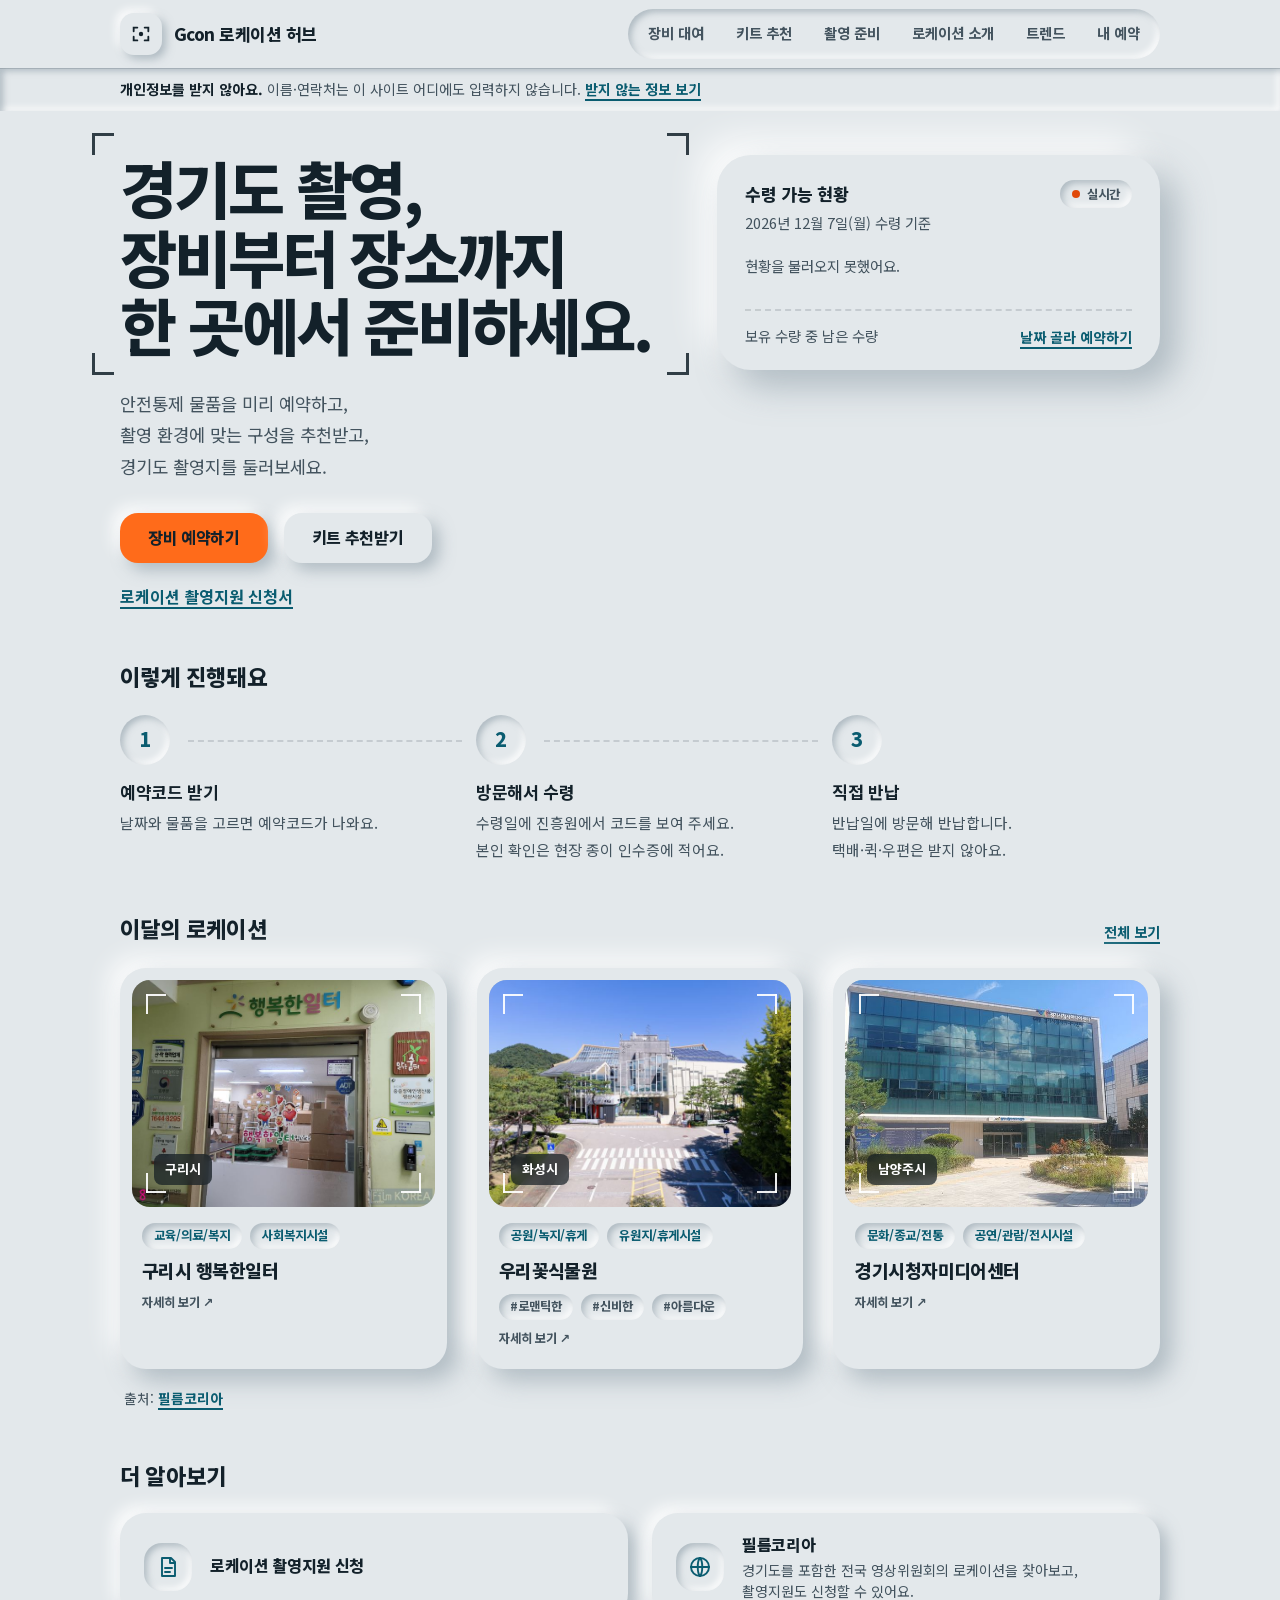
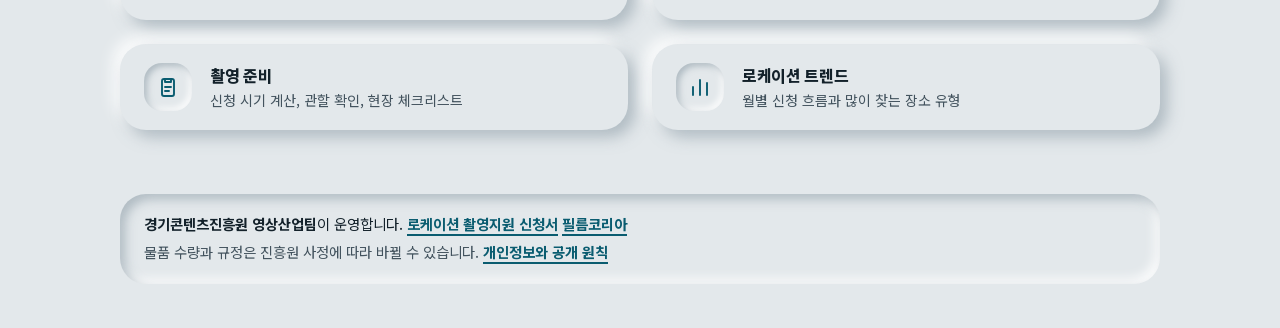
<file: index.html>
﻿<!doctype html>
<html lang="ko">
<head>
  <meta charset="utf-8">
  <meta name="viewport" content="width=device-width, initial-scale=1, viewport-fit=cover">
  <meta name="color-scheme" content="light dark">
  <meta name="theme-color" content="#e5eaed" media="(prefers-color-scheme: light)">
  <meta name="theme-color" content="#182027" media="(prefers-color-scheme: dark)">
  <meta name="robots" content="noindex">
  <title>Gcon 로케이션 허브 | 촬영 장비 대여와 로케이션 정보</title>
  <meta name="description" content="Gcon 로케이션 허브 - 경기도에서 촬영할 때 필요한 안전통제 물품을 예약하고, 촬영 준비와 로케이션 정보를 한 곳에서 확인하세요. 개인정보를 받지 않습니다.">
  <link rel="stylesheet" href="css/style.css?v=13">
</head>
<body>
  <a class="skip" href="#app">본문으로 바로가기</a>

  <header class="top">
    <div class="wrap top-in">
      <a class="brand" href="#/" aria-label="Gcon 로케이션 허브 홈">
        <span class="brand-mark" aria-hidden="true">
          <svg viewBox="0 0 24 24" width="22" height="22" fill="none" stroke="currentColor" stroke-width="2" stroke-linecap="round"><path d="M4 9V5h4M20 9V5h-4M4 15v4h4M20 15v4h-4"/><circle cx="12" cy="12" r="2.4" fill="currentColor" stroke="none"/></svg>
        </span>
        <span class="brand-name">Gcon 로케이션 허브</span>
      </a>
      <nav class="nav" aria-label="주요 메뉴">
        <a href="#/gear" data-nav="gear">장비 대여</a>
        <a href="#/kit" data-nav="kit">키트 추천</a>
        <a href="#/prep" data-nav="prep">촬영 준비</a>
        <a href="#/places" data-nav="places">로케이션 소개</a>
        <a href="#/trends" data-nav="trends">트렌드</a>
        <a href="#/my" data-nav="my">내 예약</a>
      </nav>
    </div>
  </header>

  <div class="notice" role="note">
    <div class="wrap">
      <p><strong>개인정보를 받지 않아요.</strong> 이름·연락처는 이 사이트 어디에도 입력하지 않습니다. <a href="#/privacy">받지 않는 정보 보기</a></p>
      <p id="notice-demo" hidden>지금 보는 화면은 시연용이라 예약이 실제로 접수되지 않아요.</p>
    </div>
  </div>

  <main id="app" class="wrap" tabindex="-1" aria-live="polite">
    <p class="loading">불러오는 중…</p>
  </main>

  <footer class="foot">
    <div class="wrap">
      <div class="foot-box">
        <p id="foot-org"></p>
        <p class="muted">물품 수량과 규정은 진흥원 사정에 따라 바뀔 수 있습니다. <a href="#/privacy">개인정보와 공개 원칙</a></p>
      </div>
    </div>
  </footer>

  <nav class="tabbar" aria-label="하단 메뉴">
    <a href="#/" data-nav="home">
      <svg viewBox="0 0 24 24" width="22" height="22" fill="none" stroke="currentColor" stroke-width="1.9" stroke-linecap="round" stroke-linejoin="round" aria-hidden="true"><path d="M3 11l9-7 9 7v9a1 1 0 0 1-1 1h-5v-6H9v6H4a1 1 0 0 1-1-1z"/></svg>
      <span>홈</span></a>
    <a href="#/gear" data-nav="gear">
      <svg viewBox="0 0 24 24" width="22" height="22" fill="none" stroke="currentColor" stroke-width="1.9" stroke-linecap="round" stroke-linejoin="round" aria-hidden="true"><path d="M3 7.5 12 3l9 4.5v9L12 21l-9-4.5z"/><path d="M3 7.5 12 12l9-4.5M12 12v9"/></svg>
      <span>대여</span></a>
    <a href="#/kit" data-nav="kit">
      <svg viewBox="0 0 24 24" width="22" height="22" fill="none" stroke="currentColor" stroke-width="1.9" stroke-linecap="round" stroke-linejoin="round" aria-hidden="true"><path d="M3 6h9m4 0h5M3 12h3m4 0h11M3 18h11m4 0h3"/><circle cx="14" cy="6" r="2"/><circle cx="8" cy="12" r="2"/><circle cx="16" cy="18" r="2"/></svg>
      <span>키트</span></a>
    <a href="#/places" data-nav="places trends prep">
      <svg viewBox="0 0 24 24" width="22" height="22" fill="none" stroke="currentColor" stroke-width="1.9" stroke-linecap="round" stroke-linejoin="round" aria-hidden="true"><path d="M12 21s7-6.2 7-11a7 7 0 0 0-14 0c0 4.8 7 11 7 11z"/><circle cx="12" cy="10" r="2.5"/></svg>
      <span>로케이션</span></a>
    <a href="#/my" data-nav="my receipt">
      <svg viewBox="0 0 24 24" width="22" height="22" fill="none" stroke="currentColor" stroke-width="1.9" stroke-linecap="round" stroke-linejoin="round" aria-hidden="true"><path d="M3 9a2 2 0 0 0 0 6v3h18v-3a2 2 0 0 1 0-6V6H3z"/><path d="M14 6v12" stroke-dasharray="2 2"/></svg>
      <span>내 예약</span></a>
  </nav>

  <script src="js/core.js?v=13"></script>
  <script src="js/kit.js?v=13"></script>
  <script src="js/api.js?v=13"></script>
  <script src="js/charts.js?v=13"></script>
  <script src="js/app.js?v=13"></script>
</body>
</html>
</file>
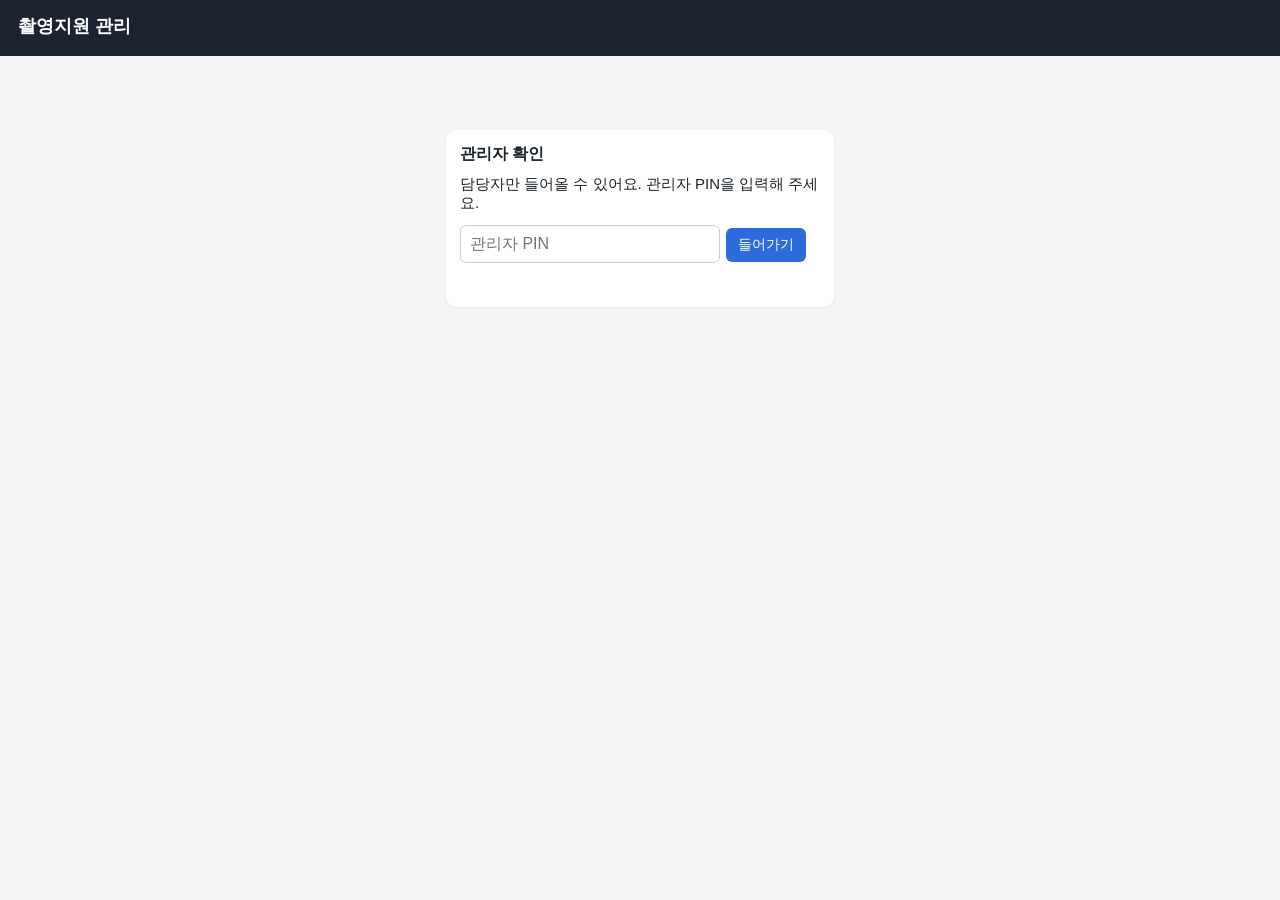
<file: admin.html>
<!doctype html>
<html lang="ko">
<head>
<meta charset="utf-8">
<meta name="viewport" content="width=device-width, initial-scale=1">
<meta name="robots" content="noindex, nofollow">
<title>촬영지원 관리</title>
<style>
:root { color-scheme: light; }
body { font-family: "Malgun Gothic", "Noto Sans KR", sans-serif; margin: 0; background: #f4f5f7; color: #1c2330; font-size: 15px; }
header { background: #1c2330; color: #fff; padding: 14px 18px; display: flex; align-items: center; justify-content: space-between; gap: 12px; }
header h1 { margin: 0; font-size: 18px; }
header .sub { font-size: 12px; opacity: .75; margin-top: 4px; }
main { padding: 14px; max-width: 1000px; margin: 0 auto; }
section { background: #fff; border-radius: 10px; padding: 14px; margin-bottom: 16px; box-shadow: 0 1px 3px rgba(0,0,0,.08); }
h2 { font-size: 16px; margin: 0 0 10px; }
table { width: 100%; border-collapse: collapse; }
th, td { padding: 8px 6px; border-bottom: 1px solid #e6e8ec; text-align: left; vertical-align: middle; }
th { font-size: 12px; color: #5a6270; font-weight: 700; }
td.num { text-align: center; }
.cat { font-size: 12px; color: #7a8190; }
.zero { color: #c0392b; font-weight: 700; }
tr.off td { color: #9aa1ad; }
input[type=number] { width: 72px; padding: 6px; font-size: 15px; border: 1px solid #c9ced6; border-radius: 6px; }
input[type=text], input[type=password] { padding: 9px; font-size: 16px; border: 1px solid #c9ced6; border-radius: 6px; width: 260px; max-width: 100%; box-sizing: border-box; }
button { padding: 8px 12px; font-size: 14px; border: 0; border-radius: 6px; background: #2d6cdf; color: #fff; cursor: pointer; margin: 2px; }
button.ghost { background: #e6e8ec; color: #1c2330; }
button.warn { background: #c0392b; }
button.out { background: transparent; border: 1px solid #fff; color: #fff; }
.res { border-bottom: 1px solid #e6e8ec; padding: 10px 0; }
.code { font-weight: 700; font-family: Consolas, monospace; }
.tag { display: inline-block; font-size: 12px; padding: 2px 8px; border-radius: 999px; background: #e6e8ec; margin-left: 6px; }
.tag.go { background: #d4f4dd; }
.stats { display: grid; grid-template-columns: repeat(4, 1fr); gap: 10px; margin-bottom: 12px; }
.stat { background: #f4f5f7; border-radius: 8px; padding: 10px 12px; }
.stat b { display: block; font-size: 22px; }
.stat span { font-size: 12px; color: #5a6270; }
.bars { display: grid; gap: 4px; }
.bar { display: grid; grid-template-columns: 70px 1fr 36px; gap: 8px; align-items: center; font-size: 13px; }
.bar i { display: block; height: 10px; border-radius: 5px; background: #2d6cdf; min-width: 2px; }
.bar em { font-style: normal; text-align: right; }
@media (max-width: 600px) { .stats { grid-template-columns: repeat(2, 1fr); } }
input[type=date] { padding: 6px; font-size: 15px; border: 1px solid #c9ced6; border-radius: 6px; }
.range { display: flex; flex-wrap: wrap; gap: 6px 8px; align-items: center; margin: 16px 0 8px; padding-top: 14px; border-top: 1px solid #e6e8ec; }
.range strong { margin-right: 4px; }
.bars.scroll { max-height: 320px; overflow: auto; padding-right: 6px; }
.msg { position: fixed; left: 50%; bottom: 20px; transform: translateX(-50%); background: #1c2330; color: #fff; padding: 10px 16px; border-radius: 8px; display: none; max-width: 90vw; z-index: 5; }
a { color: #2d6cdf; }
#login { max-width: 360px; margin: 60px auto; }
#login p { margin: 0 0 12px; }
.err { color: #c0392b; min-height: 1.4em; margin-top: 8px; }
@media (max-width: 600px) { th:nth-child(3), td:nth-child(3) { display: none; } }
</style>
</head>
<body>
<header>
  <div><h1>촬영지원 관리</h1><div class="sub" id="who"></div></div>
  <button class="out" id="logout" type="button" hidden>나가기</button>
</header>

<main id="login-wrap">
  <section id="login">
    <h2>관리자 확인</h2>
    <p>담당자만 들어올 수 있어요. 관리자 PIN을 입력해 주세요.</p>
    <form id="login-form" autocomplete="off">
      <input type="password" id="pin" placeholder="관리자 PIN" autocomplete="current-password" required>
      <button type="submit">들어가기</button>
    </form>
    <div class="err" id="login-err" role="alert"></div>
  </section>
</main>

<main id="panel" hidden>
  <section>
    <h2>방문 현황</h2>
    <div class="stats" id="vstats"></div>
    <div class="bars" id="vbars"></div>
    <div class="range">
      <strong>기간 조회</strong>
      <input type="date" id="v-from" aria-label="시작일"> ~ <input type="date" id="v-to" aria-label="종료일">
      <button id="v-go" type="button">조회</button>
      <button class="ghost" type="button" data-range="month">이번 달</button>
      <button class="ghost" type="button" data-range="prev">지난 달</button>
      <button class="ghost" type="button" data-range="30">최근 30일</button>
    </div>
    <div id="vrange"></div>
    <p class="cat">같은 브라우저는 하루에 한 번만 셉니다. 사람 수가 아니라 방문한 브라우저 수이며, 개인 정보는 저장하지 않습니다.</p>
  </section>
  <section>
    <h2>물품 재고</h2>
    <table><thead><tr><th>물품</th><th>보유 수량</th><th>나가 있음</th><th>남은 수</th><th>사용</th></tr></thead><tbody id="items"></tbody></table>
    <p class="cat">보유 수량을 바꾸면 바로 반영됩니다. &lsquo;나가 있음&rsquo;은 수령 중인 예약의 수량 합계입니다.</p>
  </section>
  <section>
    <h2>예약 처리</h2>
    <input type="text" id="q" placeholder="예약코드로 찾기 (예: GCA-7K4Q-2M8P)">
    <div id="res" style="margin-top:8px"></div>
  </section>
</main>
<div class="msg" id="msg"></div>

<script>
(function () {
  'use strict';
  var API = '', PIN = '', S = null;
  function $(id) { return document.getElementById(id); }
  function esc(s) { return String(s == null ? '' : s).replace(/[&<>"']/g, function (c) { return { '&': '&amp;', '<': '&lt;', '>': '&gt;', '"': '&quot;', "'": '&#39;' }[c]; }); }
  function toast(t) { var m = $('msg'); m.textContent = t; m.style.display = 'block'; clearTimeout(toast.t); toast.t = setTimeout(function () { m.style.display = 'none'; }, 2400); }
  function store(v) { try { if (v) sessionStorage.setItem('gcon_admin_pin', v); else sessionStorage.removeItem('gcon_admin_pin'); } catch (e) { /* 무시 */ } }
  function saved() { try { return sessionStorage.getItem('gcon_admin_pin') || ''; } catch (e) { return ''; } }

  function post(body) {
    return fetch(API, { method: 'POST', headers: { 'Content-Type': 'text/plain;charset=utf-8' }, body: JSON.stringify(body), redirect: 'follow' }).then(function (r) { return r.json(); });
  }
  function call(op, extra) { return post(Object.assign({ action: 'admin', pin: PIN, op: op }, extra || {})); }
  function problem(r) { return (r && r.errors && r.errors.join(' ')) || '서버에 연결하지 못했어요.'; }

  function showLogin(msg) {
    PIN = ''; store('');
    $('panel').hidden = true; $('login-wrap').hidden = false; $('logout').hidden = true; $('who').textContent = '';
    $('login-err').textContent = msg || '';
  }

  function load(first) {
    return call('state').then(function (d) {
      if (!d.ok) { if (first) { showLogin(problem(d)); } else { toast(problem(d)); if (/PIN/.test(problem(d))) showLogin(problem(d)); } return; }
      store(PIN);
      $('login-wrap').hidden = true; $('panel').hidden = false; $('logout').hidden = false;
      render(d);
    }).catch(function () { if (first) showLogin('서버에 연결하지 못했어요. 잠시 뒤에 다시 시도해 주세요.'); else toast('서버에 연결하지 못했어요.'); });
  }

  function run(op, extra) {
    call(op, extra).then(function (r) {
      if (!r.ok) { toast(problem(r)); if (/PIN/.test(problem(r))) showLogin(problem(r)); return; }
      toast('처리했어요'); load(false);
    }).catch(function () { toast('서버에 연결하지 못했어요.'); });
  }

  function render(d) {
    S = d;
    $('who').textContent = '오늘 ' + d.today;
    if (!$('v-from').value) { $('v-from').value = addDays(d.today, -29); $('v-to').value = d.today; }
    if (d.visits) {
      var v = d.visits, mx = Math.max.apply(null, v.days.map(function (x) { return x.count; }).concat([1]));
      $('vstats').innerHTML = [['오늘', v.today], ['최근 7일', v.last7], ['이번 달', v.month], ['누적', v.total]].map(function (x) { return '<div class="stat"><b>' + x[1] + '</b><span>' + x[0] + '</span></div>'; }).join('');
      $('vbars').innerHTML = v.days.map(function (x) { return '<div class="bar"><span>' + esc(x.date.slice(5)) + '</span><i style="width:' + Math.round(x.count / mx * 100) + '%"></i><em>' + x.count + '</em></div>'; }).join('');
    }
    $('items').innerHTML = d.items.map(function (i) {
      var left = i.stock - i.out;
      return '<tr class="' + (i.active ? '' : 'off') + '">' +
        '<td>' + esc(i.icon) + ' ' + esc(i.name) + '<div class="cat">' + esc(i.category) + (i.active ? '' : ' · 사용 중지') + '</div></td>' +
        '<td><input type="number" min="0" max="999" id="s-' + esc(i.id) + '" value="' + i.stock + '"> <button class="ghost" data-act="stock" data-id="' + esc(i.id) + '">저장</button></td>' +
        '<td class="num">' + i.out + '</td>' +
        '<td class="num ' + (left <= 0 ? 'zero' : '') + '">' + left + '</td>' +
        '<td><button class="' + (i.active ? 'ghost' : '') + '" data-act="use" data-id="' + esc(i.id) + '" data-use="' + (i.active ? '0' : '1') + '">' + (i.active ? '사용 중지' : '다시 사용') + '</button></td>' +
        '</tr>';
    }).join('');
    renderRes();
  }

  function addDays(iso, n) { return new Date(Date.parse(iso + 'T00:00:00Z') + n * 86400000).toISOString().slice(0, 10); }
  function queryVisits() {
    var a = $('v-from').value, b = $('v-to').value;
    if (!a || !b) { toast('시작일과 종료일을 골라 주세요.'); return; }
    $('vrange').innerHTML = '<p class="cat">조회하는 중…</p>';
    call('visits', { start: a, end: b }).then(function (r) {
      if (!r.ok) { $('vrange').innerHTML = ''; toast(problem(r)); if (/PIN/.test(problem(r))) showLogin(problem(r)); return; }
      var n = r.days.length, mx = Math.max.apply(null, r.days.map(function (x) { return x.count; }).concat([1]));
      var peak = r.days.reduce(function (p, x) { return x.count > p.count ? x : p; }, r.days[0]);
      var stats = [['합계', r.total], ['일평균', Math.round(r.total / n * 10) / 10], ['가장 많은 날', peak.count ? peak.date.slice(5) + ' · ' + peak.count : '-']];
      $('vrange').innerHTML = '<p class="cat">' + esc(r.start) + ' ~ ' + esc(r.end) + ' (' + n + '일)</p>' +
        '<div class="stats" style="grid-template-columns:repeat(3,1fr)">' + stats.map(function (x) { return '<div class="stat"><b>' + esc(x[1]) + '</b><span>' + x[0] + '</span></div>'; }).join('') + '</div>' +
        '<div class="bars scroll">' + r.days.map(function (x) { return '<div class="bar"><span>' + esc(x.date.slice(2)) + '</span><i style="width:' + Math.round(x.count / mx * 100) + '%"></i><em>' + x.count + '</em></div>'; }).join('') + '</div>';
    }).catch(function () { $('vrange').innerHTML = ''; toast('서버에 연결하지 못했어요.'); });
  }
  function presetRange(kind) {
    var today = S ? S.today : new Date().toISOString().slice(0, 10), y = +today.slice(0, 4), m = +today.slice(5, 7), a, b;
    if (kind === 'month') { a = today.slice(0, 8) + '01'; b = today; }
    else if (kind === 'prev') { a = new Date(Date.UTC(y, m - 2, 1)).toISOString().slice(0, 10); b = new Date(Date.UTC(y, m - 1, 0)).toISOString().slice(0, 10); }
    else { a = addDays(today, -29); b = today; }
    $('v-from').value = a; $('v-to').value = b; queryVisits();
  }

  function renderRes() {
    if (!S) return;
    var q = $('q').value.trim().toUpperCase(), names = {};
    S.items.forEach(function (i) { names[i.id] = i.name; });
    var list = S.reservations.filter(function (r) { return !q || r.code.indexOf(q) >= 0; });
    if (!list.length) { $('res').innerHTML = '<p class="cat">' + (q ? '해당 예약이 없어요.' : '처리할 예약이 없어요.') + '</p>'; return; }
    $('res').innerHTML = list.map(function (r) {
      var its = Object.keys(r.items).map(function (id) { return (names[id] || id) + ' ' + r.items[id]; }).join(', ');
      var tag = r.status === '수령' ? '<span class="tag go">수령 중</span>' : '<span class="tag">예약됨</span>';
      var c = esc(r.code);
      var btn = r.status === '예약됨'
        ? '<button data-act="st" data-code="' + c + '" data-to="수령">방문 수령 처리</button><button class="warn" data-act="st" data-code="' + c + '" data-to="취소">취소</button>'
        : '<button data-act="st" data-code="' + c + '" data-to="반납">반납 처리</button>';
      return '<div class="res"><div><span class="code">' + c + '</span>' + tag + '</div>' +
        '<div class="cat">수령 ' + esc(r.startDate) + (r.visitSlot ? ' ' + esc(r.visitSlot) : '') + ' · 반납 ' + esc(r.endDate) + ' · ' + esc(r.sigun) + ' / ' + esc(r.kind) + '</div>' +
        '<div>' + esc(its) + '</div>' +
        '<div style="margin-top:6px">' + btn + ' <a href="./#/receipt/' + c + '" target="_blank" rel="noopener">인수증 보기</a></div></div>';
    }).join('');
  }

  $('q').addEventListener('input', renderRes);
  $('v-go').addEventListener('click', queryVisits);
  document.querySelectorAll('[data-range]').forEach(function (b) { b.addEventListener('click', function () { presetRange(b.getAttribute('data-range')); }); });
  $('logout').addEventListener('click', function () { showLogin(''); });
  $('login-form').addEventListener('submit', function (e) {
    e.preventDefault();
    PIN = $('pin').value; $('pin').value = ''; $('login-err').textContent = '확인하는 중…';
    load(true);
  });
  document.body.addEventListener('click', function (e) {
    var b = e.target.closest ? e.target.closest('button') : null;
    if (!b) return;
    var act = b.getAttribute('data-act');
    if (act === 'stock') run('stock', { id: b.getAttribute('data-id'), value: $('s-' + b.getAttribute('data-id')).value });
    if (act === 'use') run('use', { id: b.getAttribute('data-id'), use: b.getAttribute('data-use') === '1' });
    if (act === 'st') {
      var to = b.getAttribute('data-to');
      // 취소는 한 번 더 눌러야 실제로 취소된다(잘못 누르는 것 방지)
      if (to === '취소' && !b.getAttribute('data-armed')) { b.setAttribute('data-armed', '1'); b.textContent = '한 번 더 누르면 취소'; return; }
      run('status', { code: b.getAttribute('data-code'), status: to });
    }
  });

  fetch('data/config.json', { cache: 'no-cache' }).then(function (r) { return r.json(); }).then(function (c) {
    API = c.apiUrl || '';
    if (!API) { showLogin('서버 주소가 설정되지 않았어요.'); return; }
    var p = saved();
    if (p) { PIN = p; load(true); }
  }).catch(function () { showLogin('설정을 불러오지 못했어요.'); });
})();
</script>
</body>
</html>
</file>
<file: css/style.css>
/* 경기 촬영 내비 — 디자인 방향은 DESIGN.md 에 있다.
 * 깊이의 문법: 볼록 = 누르는 것·사물 / 오목 = 입력·읽기값 / 평평 = 글.
 * 주황은 '지금 눌러야 할 것'과 '가장 큰 값'에만 쓴다. */
@font-face { font-family: "GCA Sans"; src: url("../fonts/NotoSansKR-400.woff") format("woff"); font-weight: 400; font-style: normal; font-display: swap; }
@font-face { font-family: "GCA Sans"; src: url("../fonts/NotoSansKR-700.woff") format("woff"); font-weight: 700; font-style: normal; font-display: swap; }
@font-face { font-family: "GCA Sans"; src: url("../fonts/NotoSansKR-800.woff") format("woff"); font-weight: 800; font-style: normal; font-display: swap; }

:root {
  --bg: #e3e8eb;
  --sd: rgba(124, 142, 153, .5);           /* 어두운 그림자 */
  --sl: rgba(255, 255, 255, .92);          /* 밝은 그림자 */
  --ink: #13212a; --muted: #43535e; --line: rgba(19, 33, 42, .14);
  --teal: #0a5c70;                         /* 선택·링크 */
  --cone: #ff6b1a; --on-cone: #13212a;     /* 행동 버튼 */
  --cone-g: #e0490a;                       /* 그래프·게이지에 쓰는 진한 주황(바탕과 3:1 이상) */
  --ok: #14683f; --warn: #8a4b00; --bad: #a3201b;
  --f: "GCA Sans", "Noto Sans KR", "Apple SD Gothic Neo", "Malgun Gothic", system-ui, sans-serif;
  --r-s: 12px; --r-m: 18px; --r-l: 26px; --r-xl: 34px;   /* 크기에 따라 달라지는 모서리 */
  --raise-xl: 16px 16px 34px var(--sd), -16px -16px 34px var(--sl);
  --raise-lg: 11px 11px 24px var(--sd), -11px -11px 24px var(--sl);
  --raise: 7px 7px 15px var(--sd), -7px -7px 15px var(--sl);
  --raise-sm: 4px 4px 9px var(--sd), -4px -4px 9px var(--sl);
  --press: inset 5px 5px 11px var(--sd), inset -5px -5px 11px var(--sl);
  --press-sm: inset 3px 3px 6px var(--sd), inset -3px -3px 6px var(--sl);
  --tab-h: 68px;
}
@media (prefers-color-scheme: dark) {
  :root {
    --bg: #1a222a;
    --sd: rgba(0, 0, 0, .6); --sl: rgba(255, 255, 255, .055);
    --ink: #eaf0f4; --muted: #a2b2bd; --line: rgba(255, 255, 255, .12);
    --teal: #5cc3d9;
    --cone: #ff7a30; --on-cone: #11181d; --cone-g: #ff7a30;
    --ok: #62cf95; --warn: #efc063; --bad: #f59a93;
  }
}
@media (prefers-reduced-motion: reduce) { *, *::before, *::after { transition: none !important; animation: none !important; } }

* { box-sizing: border-box; }
html { -webkit-text-size-adjust: 100%; }
body { margin: 0; background: var(--bg); color: var(--ink); font: 400 16px/1.78 var(--f); word-break: keep-all; overflow-wrap: anywhere; font-feature-settings: "tnum" 0; padding-bottom: env(safe-area-inset-bottom, 0px); }
a { color: var(--teal); font-weight: 700; text-underline-offset: 4px; text-decoration-thickness: 1.5px; }
h1, h2, h3 { margin: 0 0 .5em; text-wrap: balance; }
h1 { font-size: clamp(2rem, 4.4vw, 2.75rem); font-weight: 800; letter-spacing: -.045em; line-height: 1.14; }
h2 { font-size: 1.4rem; font-weight: 800; letter-spacing: -.035em; line-height: 1.3; }
h3 { font-size: 1.06rem; font-weight: 700; letter-spacing: -.02em; line-height: 1.4; }
p, li { text-wrap: pretty; }
p { margin: 0 0 .8em; }
strong, b { font-weight: 700; }
.wrap { max-width: 1080px; margin: 0 auto; padding-left: max(20px, env(safe-area-inset-left, 0px)); padding-right: max(20px, env(safe-area-inset-right, 0px)); }
.muted { color: var(--muted); font-size: .9rem; line-height: 1.7; }
.skip { position: absolute; left: -999px; top: 0; background: var(--cone); color: var(--on-cone); padding: 8px 14px; z-index: 99; font-weight: 800; }
.skip:focus { left: 0; top: 0; }
:focus-visible { outline: 3px solid var(--teal); outline-offset: 3px; border-radius: var(--r-s); }
.nw { white-space: nowrap; }
.num { font-variant-numeric: tabular-nums; font-feature-settings: "tnum" 1; }

/* ───── 상단 ───── */
.top { position: sticky; top: env(safe-area-inset-top, 0px); z-index: 20; background: var(--bg); box-shadow: 0 1px 0 var(--line); }
.top-in { display: flex; align-items: center; justify-content: space-between; gap: 20px; min-height: 68px; }
.brand { display: flex; gap: 12px; align-items: center; color: var(--ink); text-decoration: none; white-space: nowrap; font-weight: 800; }
.brand-mark { width: 42px; height: 42px; border-radius: 14px; display: grid; place-items: center; background: var(--bg); color: var(--ink); box-shadow: var(--raise-sm); }
.brand-name { letter-spacing: -.03em; font-size: 1.06rem; }
.nav { display: flex; gap: 2px; padding: 5px; border-radius: 999px; box-shadow: var(--press-sm); overflow-x: auto; scrollbar-width: none; }
.nav::-webkit-scrollbar { display: none; }
.nav a { padding: 7px 15px; border-radius: 999px; color: var(--muted); text-decoration: none; white-space: nowrap; font-weight: 700; font-size: .9rem; transition: box-shadow .15s, color .15s; }
.nav a:hover { color: var(--ink); }
.nav a[aria-current="page"] { color: var(--teal); background: var(--bg); box-shadow: var(--raise-sm); }

/* 개인정보 안내 띠 */
.notice { background: var(--bg); box-shadow: var(--press-sm); font-size: .88rem; }
.notice .wrap { padding-top: 9px; padding-bottom: 9px; }
.notice p { margin: 0; color: var(--muted); }
.notice p + p { margin-top: 2px; color: var(--warn); font-weight: 700; }
.notice strong { color: var(--ink); }
.notice[hidden], .notice [hidden] { display: none; }

/* 휴대폰 하단 탭 */
.tabbar { display: none; }
@media (max-width: 860px) {
  .nav { display: none; }
  .top-in { min-height: 58px; }
  .tabbar { display: grid; grid-template-columns: repeat(5, 1fr); position: fixed; left: 0; right: 0; bottom: 0; z-index: 30; background: var(--bg); padding: 8px max(8px, env(safe-area-inset-left, 0px)) calc(8px + env(safe-area-inset-bottom, 0px)); box-shadow: 0 -1px 0 var(--line), 0 -12px 22px -12px var(--sd); }
  .tabbar a { display: flex; flex-direction: column; align-items: center; gap: 3px; padding: 7px 2px 5px; color: var(--muted); text-decoration: none; font-size: .72rem; font-weight: 700; border-radius: var(--r-m); }
  .tabbar a svg { display: block; }
  .tabbar a[aria-current="page"] { color: var(--teal); box-shadow: var(--press-sm); }
  body { padding-bottom: calc(var(--tab-h) + env(safe-area-inset-bottom, 0px)); }
}

main { padding-top: 38px; padding-bottom: 60px; min-height: 60vh; outline: none; }
.foot { padding: 4px 0 44px; font-size: .9rem; }
.foot-box { border-radius: var(--r-l); box-shadow: var(--press); padding: 18px 24px; }
.foot-box p { margin: 0; }
.foot-box p + p { margin-top: 4px; }

/* ───── 화면 머리 ───── */
.ph { margin-bottom: 34px; }
.ph h1 { margin-bottom: 14px; }
.lede.one { max-width: none; text-wrap: wrap; }
.lede { color: var(--muted); max-width: 35em; font-size: 1.04rem; text-wrap: balance; margin-bottom: 0; }
.sec-h { margin: 52px 0 22px; display: flex; align-items: baseline; justify-content: space-between; gap: 16px; flex-wrap: wrap; }
.sec-h h2 { margin: 0; }
.sec-h a { font-size: .9rem; }

/* ───── 표면 ───── */
.card { background: var(--bg); border-radius: var(--r-l); padding: 26px; box-shadow: var(--raise-lg); margin-bottom: 28px; }
.card > h2:first-child { margin-bottom: .7em; }
.plate { background: var(--bg); border-radius: var(--r-xl); padding: 6px 32px; box-shadow: var(--raise-xl); margin-bottom: 30px; }
.stepsec { padding: 30px 0; border-bottom: 2px dashed var(--line); }
.stepsec:last-of-type { border-bottom: 0; }
.block { margin-bottom: 40px; }
.block > h2 { margin-bottom: 14px; }
.well { border-radius: var(--r-m); box-shadow: var(--press-sm); padding: 22px; }
.block > .muted { margin: 12px 4px 0; }
.grid { display: grid; gap: 28px; }
.g2 { grid-template-columns: repeat(2, 1fr); }
@media (max-width: 760px) { .g2 { grid-template-columns: 1fr; } .card { padding: 22px; } .plate { padding: 2px 22px; border-radius: var(--r-l); } .well { padding: 18px; } }

/* ───── 홈 ───── */
.hero { display: grid; grid-template-columns: 1.1fr .9fr; gap: 56px; align-items: start; padding: 6px 0 0; }
.hero h1 { font-size: clamp(2.3rem, 5.6vw, 3.9rem); line-height: 1.1; letter-spacing: -.05em; margin-bottom: 22px; }
.hero .lede { margin-bottom: 30px; font-size: 1.1rem; }
.frame { position: relative; padding: 22px 28px 14px; margin: -22px -28px 14px; }
.frame::before { content: ""; position: absolute; inset: 0; pointer-events: none; --c: var(--ink); --l: 22px; --w: 3px;
  background:
    linear-gradient(var(--c), var(--c)) top left / var(--l) var(--w) no-repeat, linear-gradient(var(--c), var(--c)) top left / var(--w) var(--l) no-repeat,
    linear-gradient(var(--c), var(--c)) top right / var(--l) var(--w) no-repeat, linear-gradient(var(--c), var(--c)) top right / var(--w) var(--l) no-repeat,
    linear-gradient(var(--c), var(--c)) bottom left / var(--l) var(--w) no-repeat, linear-gradient(var(--c), var(--c)) bottom left / var(--w) var(--l) no-repeat,
    linear-gradient(var(--c), var(--c)) bottom right / var(--l) var(--w) no-repeat, linear-gradient(var(--c), var(--c)) bottom right / var(--w) var(--l) no-repeat; opacity: .85; }
.frame h1 { margin: 0; }
@media (max-width: 880px) { .hero { grid-template-columns: 1fr; gap: 34px; } }
@media (max-width: 560px) { .frame { padding: 16px 18px 10px; margin: -16px -18px 12px; } }
.sheet { background: var(--bg); border-radius: var(--r-xl); box-shadow: var(--raise-xl); padding: 24px 28px 20px; }
.sheet-h { display: flex; align-items: center; justify-content: space-between; gap: 12px; }
.sheet-h b { font-size: 1.06rem; font-weight: 800; letter-spacing: -.02em; }
.live { display: inline-flex; align-items: center; gap: 7px; font-size: .78rem; font-weight: 700; color: var(--muted); padding: 3px 12px; border-radius: 999px; box-shadow: var(--press-sm); }
.live i { width: 8px; height: 8px; border-radius: 50%; background: var(--cone-g); }
.sheet-d { color: var(--muted); font-size: .9rem; margin: 2px 0 18px; }
.stock { display: grid; gap: 16px; }
.stock-row { display: grid; grid-template-columns: 1fr auto; gap: 5px 12px; align-items: end; font-size: .92rem; }
.stock-row .nm { font-weight: 700; }
.stock-row .gauge { grid-column: 1 / -1; }
.stock-row .v { font-weight: 800; font-size: 1.05rem; }
.stock-row .v small { color: var(--muted); font-weight: 400; font-size: .82rem; }
.more { margin-top: 20px; padding-top: 16px; border-top: 2px dashed var(--line); }
.more-h { margin: 0 0 10px; font-size: .88rem; color: var(--muted); }
.more-h b { color: var(--ink); font-weight: 800; }
.tag b { color: var(--ink); font-weight: 800; }
.sheet-f { margin: 18px 0 0; padding-top: 14px; border-top: 2px dashed var(--line); font-size: .88rem; display: flex; justify-content: space-between; gap: 12px; flex-wrap: wrap; }
.gauge { height: 11px; border-radius: 999px; box-shadow: var(--press-sm); padding: 2px; }
.gauge > i { display: block; height: 100%; width: var(--p, 0%); border-radius: 999px; --rest: var(--teal); background: linear-gradient(90deg, var(--cone-g) 0, var(--cone-g) calc(var(--q, 0) / var(--r, 1) * 100%), var(--rest) calc(var(--q, 0) / var(--r, 1) * 100%)); min-width: 7px; }
.gauge.low > i { --rest: var(--warn); }
.gauge.out > i { background: var(--muted); opacity: .5; }
.gauge.cells { position: relative; }
.gauge.cells::before { content: ""; position: absolute; inset: 2px; border-radius: 3px; background: repeating-linear-gradient(90deg, color-mix(in srgb, var(--ink) 13%, transparent) 0, color-mix(in srgb, var(--ink) 13%, transparent) calc(100% / var(--n) - 3px), transparent calc(100% / var(--n) - 3px), transparent calc(100% / var(--n))); }
.gauge.cells > i { position: relative; border-radius: 0; min-width: 0; -webkit-mask: linear-gradient(90deg, #000 calc(100% - 3px), transparent 0) 0 0 / calc(100% / var(--r)) 100% repeat-x; mask: linear-gradient(90deg, #000 calc(100% - 3px), transparent 0) 0 0 / calc(100% / var(--r)) 100% repeat-x; }
.sheet .gauge > i { animation: fill 1s cubic-bezier(.2, .7, .2, 1) both; }
@keyframes fill { from { width: 7px; } }

.flow { display: grid; grid-template-columns: repeat(3, 1fr); gap: 28px; counter-reset: s; padding: 0; margin: 0; }
.flow li { list-style: none; counter-increment: s; position: relative; }
.flow li::before { content: counter(s); display: grid; place-items: center; width: 50px; height: 50px; border-radius: 50%; font-weight: 800; font-size: 1.25rem; color: var(--teal); box-shadow: var(--press-sm); margin-bottom: 16px; }
.flow li:not(:last-child)::after { content: ""; position: absolute; top: 25px; left: 68px; right: -14px; border-top: 2px dashed var(--line); }
.flow h3 { margin-bottom: 6px; }
.flow p { color: var(--muted); font-size: .93rem; margin: 0; max-width: 20em; }
@media (max-width: 760px) { .flow { grid-template-columns: 1fr; gap: 26px; } .flow li { display: grid; grid-template-columns: 50px 1fr; gap: 0 18px; } .flow li::before { grid-row: span 2; margin: 0; } .flow li::after { display: none; } .flow h3 { align-self: end; } }

.linkrows { display: grid; gap: 24px; grid-template-columns: repeat(var(--cols, 2), 1fr); }
@media (max-width: 900px) { .linkrows { grid-template-columns: 1fr; } }
.apply-cta { margin-top: 38px; display: flex; align-items: center; justify-content: space-between; gap: 18px 28px; flex-wrap: wrap; padding: 22px 28px; border-radius: var(--r-l); box-shadow: var(--press); }
.apply-cta p { margin: 0; max-width: 34em; }
.linkrow { display: flex; align-items: center; gap: 18px; padding: 18px 24px; border-radius: var(--r-l); box-shadow: var(--raise); text-decoration: none; color: var(--ink); font-weight: 400; transition: box-shadow .15s; }
.linkrow:hover { box-shadow: var(--raise-sm); }
.linkrow:active { box-shadow: var(--press-sm); }
.linkrow .ic { width: 48px; height: 48px; border-radius: var(--r-m); display: grid; place-items: center; box-shadow: var(--press-sm); color: var(--teal); flex: none; }
.linkrow b { display: block; font-weight: 800; letter-spacing: -.02em; }
.linkrow span.d { color: var(--muted); font-size: .88rem; line-height: 1.5; display: block; }

/* ───── 버튼 ───── */
.btn { display: inline-flex; align-items: center; justify-content: center; gap: 8px; padding: 12px 28px; border-radius: var(--r-m); border: 0; background: var(--cone); color: var(--on-cone); font: 800 1rem/1.4 var(--f); cursor: pointer; text-decoration: none; min-height: 50px; box-shadow: var(--raise); transition: box-shadow .15s, transform .15s; letter-spacing: -.02em; }
.btn:hover { box-shadow: var(--raise-sm); }
.btn:active { box-shadow: var(--press-sm); transform: translateY(1px); }
.btn.alt { background: var(--bg); color: var(--ink); }
.btn.sm { padding: 8px 18px; min-height: 42px; font-size: .92rem; border-radius: var(--r-s); box-shadow: var(--raise-sm); }
.btn[disabled] { opacity: .5; cursor: not-allowed; box-shadow: none; }
.btn.danger { background: var(--bg); color: var(--bad); }
.row { display: flex; flex-wrap: wrap; gap: 16px; align-items: center; }

/* ───── 입력 ───── */
label { display: block; font-weight: 700; margin-bottom: 8px; font-size: .93rem; }
.hint { font-weight: 400; color: var(--muted); font-size: .85rem; margin-left: 6px; }
input[type=date], input[type=text], select { width: 100%; min-height: 50px; padding: 9px 18px; border: 2px solid transparent; border-radius: var(--r-m); background: var(--bg); color: var(--ink); font: 400 1rem var(--f); box-shadow: var(--press); }
input[type=date]:focus, input[type=text]:focus, select:focus { border-color: var(--teal); outline: none; }
select { appearance: none; background-image: linear-gradient(45deg, transparent 50%, var(--muted) 50%), linear-gradient(135deg, var(--muted) 50%, transparent 50%); background-position: calc(100% - 22px) 52%, calc(100% - 16px) 52%; background-size: 6px 6px; background-repeat: no-repeat; padding-right: 40px; }
.field { margin-bottom: 18px; }
.fields { display: grid; gap: 20px; grid-template-columns: repeat(auto-fit, minmax(210px, 1fr)); }
.check { display: flex; gap: 14px; align-items: flex-start; font-weight: 400; margin: 14px 0; }
.check input { width: 24px; height: 24px; margin-top: 3px; flex: none; accent-color: var(--teal); }
.seg { display: flex; flex-wrap: wrap; gap: 12px; }
.seg label { margin: 0; font-weight: 700; border-radius: var(--r-s); padding: 9px 18px; cursor: pointer; background: var(--bg); box-shadow: var(--raise-sm); color: var(--muted); transition: box-shadow .15s; }
.seg input { position: absolute; opacity: 0; pointer-events: none; }
.seg label:has(input:checked) { box-shadow: var(--press-sm); color: var(--teal); }
.seg label:has(input:checked)::before { content: "✓ "; }
.seg label:has(input:focus-visible) { outline: 3px solid var(--teal); outline-offset: 3px; }
details { margin: 8px 0 16px; }
summary { cursor: pointer; font-weight: 700; color: var(--teal); padding: 6px 0; }
.step-h { display: flex; align-items: center; gap: 14px; margin-bottom: 18px; flex-wrap: wrap; }
.step-h .n { width: 38px; height: 38px; border-radius: 50%; display: grid; place-items: center; font-weight: 800; color: var(--teal); box-shadow: var(--press-sm); flex: none; }
.step-h h2 { margin: 0; }
.step-h .hint { margin: 0; }

/* ───── 알림 ───── */
.msg { border-radius: var(--r-m); padding: 14px 20px; margin: 18px 0; font-size: .94rem; box-shadow: var(--press-sm); }
.msg::before { content: "안내"; display: inline-block; font-size: .72rem; font-weight: 800; line-height: 1; padding: 5px 9px; border-radius: 8px; margin-right: 10px; vertical-align: 1px; color: var(--bg); background: var(--teal); }
.msg.err { color: var(--bad); } .msg.err::before { content: "오류"; background: var(--bad); }
.msg.warn { color: var(--warn); } .msg.warn::before { content: "주의"; background: var(--warn); }
.msg.ok { color: var(--ok); } .msg.ok::before { content: "완료"; background: var(--ok); }
.msg.info { color: var(--ink); }
.msg ul { margin: 8px 0 0; padding-left: 20px; }

/* ───── 물품 ───── */
.cat { margin: 4px 0 0; font-size: .95rem; font-weight: 800; letter-spacing: -.01em; display: flex; align-items: baseline; gap: 10px; }
.cat span { color: var(--muted); font-weight: 400; font-size: .85rem; }
.items { display: grid; margin-bottom: 22px; }
.item { display: grid; grid-template-columns: 56px 1fr auto; gap: 18px; align-items: center; padding: 18px 2px; border-bottom: 1px solid var(--line); }
.items .item:last-child { border-bottom: 0; }
.item.off .nm, .item.off .ico { opacity: .55; }
.ico { width: 54px; height: 54px; border-radius: var(--r-m); display: grid; place-items: center; box-shadow: var(--press-sm); color: var(--teal); }
.ico svg { width: 28px; height: 28px; }
.item .nm { font-weight: 700; line-height: 1.45; }
.item .sub { color: var(--muted); font-size: .86rem; line-height: 1.55; margin-top: 2px; }
.item .gauge { margin-top: 9px; max-width: 240px; height: 8px; padding: 1.5px; }
.item .left { display: flex; flex-wrap: wrap; gap: 2px 14px; font-size: .82rem; margin-top: 7px; color: var(--muted); }
.item .left b { color: var(--ink); font-weight: 800; font-size: .95rem; }
.step { display: inline-flex; align-items: center; gap: 4px; padding: 5px; border-radius: 999px; box-shadow: var(--press-sm); }
.step button { width: 42px; height: 42px; border-radius: 50%; border: 0; background: var(--bg); color: var(--ink); font-size: 1.3rem; font-weight: 700; cursor: pointer; box-shadow: var(--raise-sm); transition: box-shadow .12s; line-height: 1; font-family: var(--f); }
.step button:hover:not([disabled]) { color: var(--teal); }
.step button:active:not([disabled]) { box-shadow: var(--press-sm); }
.step button[disabled] { opacity: .35; cursor: not-allowed; box-shadow: none; }
.step input.qty { width: 3.5rem; min-width: 0; min-height: 40px; text-align: center; border: 0; border-radius: 12px; background: transparent; box-shadow: none; color: var(--ink); font: 800 1.15rem/1 var(--f); padding: 0 2px; font-variant-numeric: tabular-nums; }
.step input.qty:focus { outline: 3px solid var(--teal); outline-offset: 0; border: 0; }
.step input.qty:disabled { opacity: .5; }
.step output { min-width: 40px; text-align: center; font-weight: 800; font-size: 1.15rem; font-variant-numeric: tabular-nums; }
.badge { display: inline-block; padding: 3px 12px; border-radius: 999px; font-size: .78rem; font-weight: 700; color: var(--teal); box-shadow: var(--press-sm); vertical-align: middle; white-space: nowrap; line-height: 1.6; }
.badge.ok { color: var(--ok); } .badge.warn { color: var(--warn); } .badge.bad { color: var(--bad); }

.cartbar { position: sticky; bottom: 16px; z-index: 5; background: var(--bg); border-radius: var(--r-l); padding: 14px 14px 14px 26px; box-shadow: var(--raise-xl), 0 0 0 1px var(--line); margin-top: 26px; display: flex; gap: 14px; align-items: center; justify-content: space-between; flex-wrap: wrap; }
.cartbar strong { font-weight: 800; letter-spacing: -.02em; }
@media (max-width: 860px) { .cartbar { bottom: calc(var(--tab-h) + env(safe-area-inset-bottom, 0px) + 10px); } }

/* ───── 예약 티켓 ───── */
.ticket { position: relative; background: var(--bg); border-radius: var(--r-xl); box-shadow: var(--raise-xl); margin-bottom: 30px; overflow: hidden; }
.ticket::before { content: ""; display: block; height: 9px; background: repeating-linear-gradient(115deg, var(--cone) 0 14px, var(--ink) 14px 28px); opacity: .9; }
.ticket-main { padding: 30px 32px 28px; }
.ticket-main h1 { font-size: clamp(1.6rem, 3.8vw, 2.2rem); }
.code { font-weight: 800; font-size: clamp(1.8rem, 6.4vw, 2.8rem); line-height: 1.1; letter-spacing: .06em; padding: 16px 24px; border-radius: var(--r-m); display: inline-block; user-select: all; box-shadow: var(--press); color: var(--ink); font-variant-numeric: tabular-nums; }
.ticket-tear { position: relative; height: 0; border-top: 2px dashed var(--line); margin: 0 30px; }
.ticket-tear::before, .ticket-tear::after { content: ""; position: absolute; top: -17px; width: 32px; height: 32px; border-radius: 50%; background: var(--bg); box-shadow: var(--press-sm); }
.ticket-tear::before { left: -46px; clip-path: inset(0 0 0 50%); }
.ticket-tear::after { right: -46px; clip-path: inset(0 50% 0 0); }
.ticket-sub { padding: 24px 32px 28px; }
.ticket .msg:last-child { margin-bottom: 0; }

table { border-collapse: collapse; width: 100%; font-size: .94rem; }
th, td { border-bottom: 1px solid var(--line); padding: 11px 10px; text-align: left; vertical-align: top; }
th { color: var(--muted); font-weight: 700; font-size: .84rem; }
td.num, th.num { text-align: right; font-variant-numeric: tabular-nums; }
.kv { display: grid; grid-template-columns: 96px 1fr; gap: 8px 14px; margin: 0 0 16px; }
.kv dt { color: var(--muted); font-size: .88rem; } .kv dd { margin: 0; font-weight: 700; }

/* ───── 그래프 ───── */
.bars { display: grid; gap: 15px; }
.bar { display: grid; grid-template-columns: minmax(96px, 150px) 1fr 56px; gap: 14px; align-items: center; font-size: .92rem; }
.bar .track { border-radius: 999px; height: 18px; box-shadow: var(--press-sm); padding: 3px; }
.bar .fill { background: var(--teal); height: 100%; border-radius: 999px; min-width: 7px; display: block; }
.bar.peak .fill { background: var(--cone-g); }
.bar .v { text-align: right; font-weight: 800; font-size: .95rem; font-variant-numeric: tabular-nums; }
.cols { display: flex; align-items: flex-end; gap: 8px; height: 176px; }
.col { flex: 1; display: flex; flex-direction: column; justify-content: flex-end; align-items: center; height: 100%; min-width: 0; }
.col .fill { width: 100%; max-width: 32px; background: var(--teal); border-radius: 9px 9px 4px 4px; min-height: 4px; }
.col.peak .fill { background: var(--cone-g); }
.col .n { font-weight: 800; font-size: .76rem; margin-bottom: 4px; font-variant-numeric: tabular-nums; }
.col .m { font-size: .72rem; color: var(--muted); margin-top: 6px; white-space: nowrap; }
.tabs { display: inline-flex; gap: 4px; padding: 5px; border-radius: 999px; box-shadow: var(--press-sm); margin-bottom: 20px; flex-wrap: wrap; }
.tabs button { border: 0; background: transparent; color: var(--muted); border-radius: 999px; padding: 8px 18px; font: 700 .92rem var(--f); cursor: pointer; }
.tabs button[aria-pressed="true"] { color: var(--teal); background: var(--bg); box-shadow: var(--raise-sm); }
.well .tabs { box-shadow: var(--press-sm); }

ul.clean, ol.clean { padding-left: 22px; margin: 6px 0; } ul.clean li, ol.clean li { margin: 8px 0; }
.loading { color: var(--muted); }

/* ───── 로케이션 카드 ───── */
.pgrid { display: grid; gap: 30px; grid-template-columns: repeat(auto-fill, minmax(290px, 1fr)); }
.pcard { padding: 12px 12px 8px; margin-bottom: 0; display: flex; flex-direction: column; border-radius: var(--r-l); }
.pimg { position: relative; border-radius: var(--r-m); overflow: hidden; aspect-ratio: 4 / 3; max-width: 100%; background: var(--bg); box-shadow: var(--press-sm); }
.pimg img { width: 100%; height: 100%; object-fit: cover; display: block; transition: transform .5s; }
.pcard:hover .pimg img { transform: scale(1.04); }
.pimg::after { content: ""; position: absolute; inset: 14px; pointer-events: none; --c: rgba(255, 255, 255, .92); --l: 20px; --w: 2px;
  background:
    linear-gradient(var(--c), var(--c)) top left / var(--l) var(--w) no-repeat, linear-gradient(var(--c), var(--c)) top left / var(--w) var(--l) no-repeat,
    linear-gradient(var(--c), var(--c)) top right / var(--l) var(--w) no-repeat, linear-gradient(var(--c), var(--c)) top right / var(--w) var(--l) no-repeat,
    linear-gradient(var(--c), var(--c)) bottom left / var(--l) var(--w) no-repeat, linear-gradient(var(--c), var(--c)) bottom left / var(--w) var(--l) no-repeat,
    linear-gradient(var(--c), var(--c)) bottom right / var(--l) var(--w) no-repeat, linear-gradient(var(--c), var(--c)) bottom right / var(--w) var(--l) no-repeat; }
.pimg .loc { position: absolute; left: 22px; bottom: 22px; z-index: 1; background: rgba(14, 24, 31, .68); color: #fff; font-size: .8rem; font-weight: 700; padding: 4px 11px; border-radius: 8px; backdrop-filter: blur(4px); }
.pbody { padding: 16px 10px 12px; display: flex; flex-direction: column; gap: 8px; flex: 1; }
.pbody h3 { margin: 2px 0 0; font-size: 1.14rem; font-weight: 800; letter-spacing: -.03em; }
.pbody p { margin: 0; }
.pmeta { display: flex; flex-wrap: wrap; gap: 8px; }
.sum { font-size: .94rem; line-height: 1.7; }
.pcard.compact .sum { display: -webkit-box; -webkit-line-clamp: 3; -webkit-box-orient: vertical; overflow: hidden; }
.tags { display: flex; flex-wrap: wrap; gap: 8px; margin-top: 2px; }
.tag { font-size: .78rem; font-weight: 700; color: var(--muted); padding: 2px 11px; border-radius: 999px; box-shadow: var(--press-sm); line-height: 1.7; }
.pnote { font-size: .86rem; color: var(--ink); margin-top: 4px !important; padding-top: 12px; border-top: 2px dashed var(--line); }
.pcredit { font-size: .78rem !important; }
.pcard.fk { display: flex; text-decoration: none; color: inherit; }
.pcard.fk:hover h3 { text-decoration: underline; text-underline-offset: 3px; }
.fk-bar { display: flex; flex-wrap: wrap; align-items: center; justify-content: space-between; gap: 10px 16px; margin: 0 4px 18px; }
.fk-src { margin: 18px 4px 0; font-size: .86rem; }
.subnav { display: inline-flex; gap: 4px; padding: 5px; border-radius: 999px; box-shadow: var(--press-sm); margin: 0 0 30px; }
.subnav a { padding: 7px 20px; border-radius: 999px; color: var(--muted); text-decoration: none; font-weight: 700; font-size: .92rem; }
.subnav a[aria-current="page"] { color: var(--teal); background: var(--bg); box-shadow: var(--raise-sm); }

/* ───── 인수증(인쇄용이라 흰 종이 그대로) ───── */
.receipt { background: #fff; color: #000; border-radius: 12px; box-shadow: var(--raise); padding: 26px; max-width: 760px; margin: 0 auto; font-size: 14px; line-height: 1.5; }
.receipt h2 { text-align: center; font-size: 22px; margin-bottom: 14px; color: #000; }
.receipt table { font-size: 14px; } .receipt th, .receipt td { border: 1px solid #555; padding: 6px 8px; color: #000; }
.receipt th { background: #eee; text-align: center; font-size: 14px; }
.receipt th, .receipt td { vertical-align: middle; }
.receipt .blank { height: 34px; }
.receipt td.c { text-align: center; }
.receipt tr.tall th, .receipt tr.tall td { height: 58px; }
.receipt .rdate { text-align: center; margin: 18px 0 10px; font-size: 14px; }
.receipt table.sign { table-layout: fixed; margin-top: 4px; }
.receipt table.sign th { padding: 9px 8px; }
.receipt table.sign td { height: 120px; vertical-align: bottom; text-align: right; padding: 8px 12px; }
.receipt table.sign td span { font-size: 11px; color: #666; }
.receipt .fine { font-size: 12.5px; margin-top: 10px; }
@page { size: A4; margin: 10mm; }
@media print {
  .receipt { font-size: 12.5px; line-height: 1.4; }
  .receipt table, .receipt th { font-size: 12.5px; }
  .receipt th, .receipt td { padding: 4px 7px; }
  .receipt tr.tall th, .receipt tr.tall td { height: 50px; }
  .receipt table.sign td { height: 100px; }
  .top, .foot, .notice, .no-print, .skip, .tabbar { display: none !important; }
  body { background: #fff; padding: 0; } main { padding: 0; }
  .receipt { border: none; padding: 0; max-width: none; box-shadow: none; border-radius: 0; }
}
@media (max-width: 560px) {
  .item { grid-template-columns: 48px 1fr; gap: 12px; }
  .item .step { grid-column: 1 / -1; justify-self: end; }
  .ico { width: 46px; height: 46px; }
  .bar { grid-template-columns: minmax(80px, 110px) 1fr 46px; gap: 10px; }
  .ticket-main, .ticket-sub { padding-left: 22px; padding-right: 22px; }
  .ticket-tear { margin: 0 20px; }
  .ticket-tear::before { left: -36px; } .ticket-tear::after { right: -36px; }
  .hero .lede { font-size: 1.04rem; }
  .cartbar { padding-left: 20px; }
}

/* 윈도 고대비 모드: 그림자 대신 윤곽선으로 면을 구분한다 */
@media (forced-colors: active) {
  .card, .plate, .sheet, .ticket, .pcard, .linkrow, .btn, .well, .step, .badge, .tag, .seg label, .nav, .tabs, .subnav, .tabbar, .cartbar, .notice, .msg, .foot-box, .gauge, input, select { border: 1px solid CanvasText; box-shadow: none; }
  .gauge > i, .bar .fill, .col .fill { background: Highlight; forced-color-adjust: none; }
}

/* 화면을 바꿀 때 본문 영역(main)에 프로그램이 포커스를 옮기는데, 이때 키보드용 파란 테두리가 잠깐 나타나던 것을 막는다.
   본문 영역은 누르거나 입력하는 요소가 아니라 테두리가 필요 없다(버튼·링크·입력칸의 포커스 표시는 그대로). */
#app:focus, #app:focus-visible { outline: none; }

main#app:focus, main#app:focus-visible, main#app:focus-within { outline: 0 !important; box-shadow: none; }
.contact { margin-top: 16px; padding: 14px 16px; border-radius: var(--r-s); box-shadow: var(--press-sm); }
.contact p { margin: 0; }
.contact-h { font-weight: 800; margin-bottom: 4px !important; }
.contact a { font-weight: 800; }
</file>
